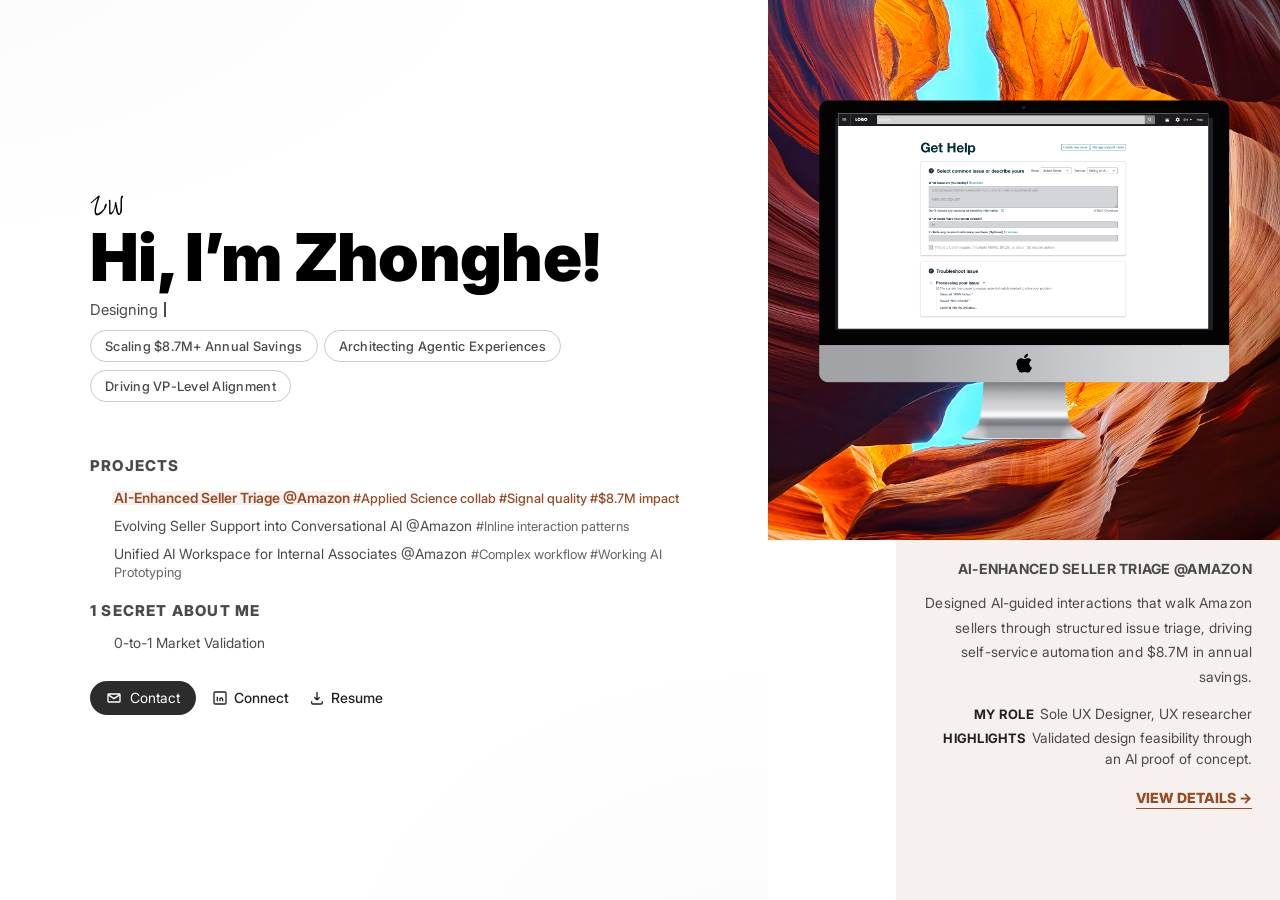
<file: index.html>
<!doctype html>
<html lang="en">
<head>
  <!-- Google tag (gtag.js) -->
  <script async src="https://www.googletagmanager.com/gtag/js?id=G-XJTXTC374V"></script>
  <script>
    window.dataLayer = window.dataLayer || [];
    function gtag(){dataLayer.push(arguments);}
    gtag('js', new Date());
    gtag('config', 'G-XJTXTC374V');
  </script>
  <meta charset="utf-8" />
  <title>Zhonghe — Portfolio</title>
  <meta name="viewport" content="width=1440" />
  <meta http-equiv="Cache-Control" content="no-cache, no-store, must-revalidate">
  <meta http-equiv="Pragma" content="no-cache">
  <meta http-equiv="Expires" content="0">

  <link rel="stylesheet" href="assets/css/fonts.css">
  <link rel="preconnect" href="https://fonts.googleapis.com">
  <link rel="preconnect" href="https://fonts.gstatic.com" crossorigin>
  <link href="https://fonts.googleapis.com/css2?family=Liu+Jian+Mao+Cao&display=swap" rel="stylesheet">
  <link rel="stylesheet" href="assets/css/styles.css?v=18">
</head>
<body>
  <div id="page-loader">
    <div class="loader-bar"></div>
    <svg class="loader-logo" viewBox="0 0 200 105" xmlns="http://www.w3.org/2000/svg" aria-hidden="true">
      <defs>
        <clipPath id="lp-reveal">
          <rect id="lp-rect" x="0" y="0" width="200" height="105"/>
        </clipPath>
      </defs>
      <!-- ghost outline: shows the full shape before ink arrives -->
      <text class="lp-ghost" x="100" y="88" text-anchor="middle">Zw</text>
      <!-- ink fill: revealed left-to-right -->
      <text class="lp-ink" x="100" y="88" text-anchor="middle" clip-path="url(#lp-reveal)">Zw</text>
    </svg>
  </div>

  <main class="frame" id="frame">

    <!-- LEFT COLUMN -->
    <section class="left" style="padding: 68.4px 50.8px 68.4px 90px">
      <header class="intro">
        <div class="hand">Zw</div>
        <h1 class="tagline">Hi, I’m Zhonghe!</h1>
        <p class="subtitle" id="subtitle"><span class="txt"></span><span class="caret"></span></p>

        <div class="tags">
          <div class="tag">Scaling $8.7M+ Annual Savings
            <div class="tip">Redesigned seller support triage flows — improving signal quality for AI models and unlocking $8.7M+ in annual savings.</div>
          </div>
          <div class="tag">Architecting Agentic Experiences
            <div class="tip">Designed the interaction patterns and system behaviors required for users to direct, supervise, and trust autonomous AI agents.</div>
          </div>
          <div class="tag">Driving VP-Level Alignment
            <div class="tip">Synthesizing complex proposals across product teams to secure leadership buy-in for multi-year self-service strategies and roadmaps.</div>
          </div>
        </div>
      </header>

      <div class="work">
        <div>
          <h3 class="section-h">Projects</h3>
          <div class="list" id="project-list"></div>
        </div>
        <div>
          <h3 class="section-h">1 secret about me</h3>
          <div class="list" id="secret-list"></div>
        </div>
        <div class="actions">
          <a class="btn btn-contact" href="mailto:irena.zhonghe.wen@gmail.com">
            <svg viewBox="0 0 24 24" stroke-width="2"><path d="M3 7l9 6 9-6M4 6h16a1 1 0 0 1 1 1v10a1 1 0 0 1-1 1H4a1 1 0 0 1-1-1V7a1 1 0 0 1 1-1z"/></svg>
            Contact
          </a>
          <a class="link link-connect" href="https://www.linkedin.com/in/zhonghewen/" target="_blank" rel="noopener noreferrer">
            <svg viewBox="0 0 24 24" stroke-width="2"><rect x="3" y="3" width="18" height="18" rx="2"/><path d="M8 10v7M8 7v.01M12 17v-5M16 17v-3a2 2 0 0 0-4 0"/></svg>
            Connect
          </a>
          <a class="link link-resume" href="assets/images/ZhongheWen_Resume_2026.pdf" download="ZhongheWen_Resume_2026.pdf">
            <svg viewBox="0 0 24 24" stroke-width="2"><path d="M12 3v12m0 0l-4-4m4 4l4-4M4 17v2a2 2 0 0 0 2 2h12a2 2 0 0 0 2-2v-2"/></svg>
            Resume
          </a>
        </div>
      </div>
    </section>

    <!-- RIGHT COLUMN -->
    <section class="right" id="right">
      <div class="bg-color" id="panel"></div>

      <div class="preview-wrap">
        <div class="bg-texture b1" id="texture"></div>

        <div class="imac" id="imac">
          <div class="screen">
            <div class="scroller" id="scroller">
              <img src="assets/images/screen-1.png" alt="Project preview" />
            </div>
          </div>
        </div>

        <div class="photo" aria-hidden="true"></div>

        <div class="thumbs">
          <div class="thumb"><img src="assets/images/ep01-kickoff.jpg" alt="" /></div>
          <div class="thumb"><img src="assets/images/ep02-first100.jpg" alt="" /></div>
          <div class="thumb"><img src="assets/images/ep03-pivot.jpg" alt="" /></div>
          <div class="thumb"><img src="assets/images/ep04-launch.jpg" alt="" /></div>
        </div>
      </div>

      <div class="details" id="details">
        <h3 id="d-title">AI-Assisted Support Funnels @Amazon</h3>
        <p class="desc" id="d-desc"></p>
        <div class="row"><b>My role</b><span id="d-role">Lead UX Designer</span></div>
        <div class="row"><b>Highlights</b><span id="d-high">#Complex workflow  #Building trust with AI  #Business Impact</span></div>
        <a href="#" class="view" id="d-link">View Details  →</a>
      </div>
    </section>

    <!-- Mobile: stacked project cards -->
    <section class="mobile-stack" id="mobile-stack" aria-hidden="true"></section>
  </main>

  <!-- Tweaks panel -->
  <aside class="tweaks" id="tweaks">
    <h4>Tweaks</h4>
    <label>Auto-cycle projects <input type="checkbox" id="tw-auto"></label>
    <label>Reveal tooltips <input type="checkbox" id="tw-tips"></label>
    <label>Accent tint
      <select id="tw-tint">
        <option value="default">Per-project</option>
        <option value="mono">Monochrome</option>
        <option value="warm">Warm</option>
      </select>
    </label>
  </aside>

  <script src="assets/js/portfolio.js"></script>
</body>
</html>
</file>
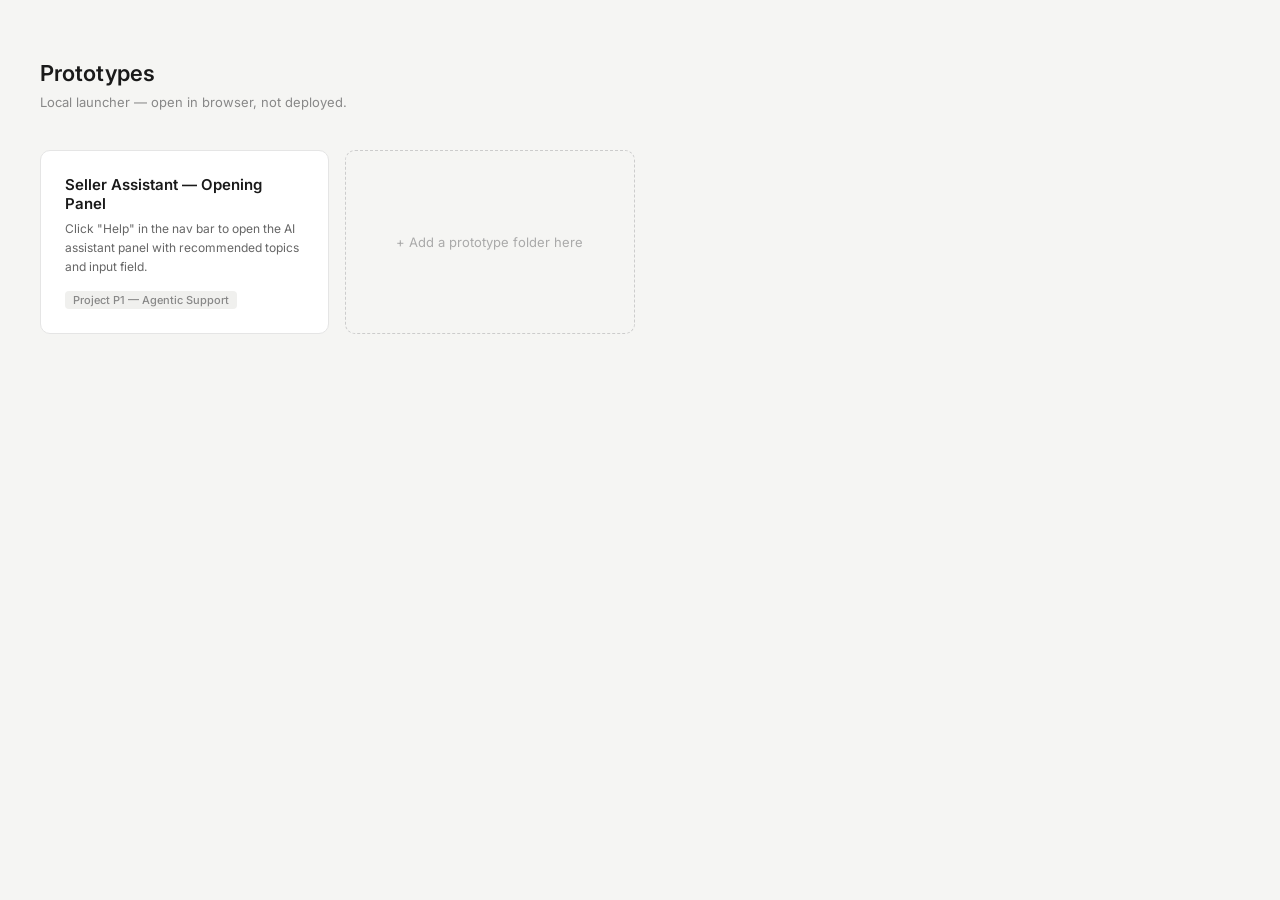
<file: prototypes/index.html>
<!doctype html>
<html lang="en">
<head>
  <meta charset="utf-8" />
  <title>Prototypes — Local Launcher</title>
  <meta name="viewport" content="width=device-width, initial-scale=1" />
  <link rel="preconnect" href="https://fonts.googleapis.com">
  <link href="https://fonts.googleapis.com/css2?family=Inter:wght@400;500;600&display=swap" rel="stylesheet">
  <style>
    *, *::before, *::after { box-sizing: border-box; margin: 0; padding: 0; }
    body {
      font-family: 'Inter', sans-serif;
      background: #f5f5f3;
      color: #1a1a1a;
      min-height: 100vh;
      padding: 60px 40px;
    }
    h1 { font-size: 22px; font-weight: 600; margin-bottom: 8px; }
    .sub { font-size: 13px; color: #888; margin-bottom: 40px; }
    .grid {
      display: grid;
      grid-template-columns: repeat(auto-fill, minmax(260px, 1fr));
      gap: 16px;
      max-width: 900px;
    }
    .card {
      background: #fff;
      border: 1px solid #e5e5e5;
      border-radius: 10px;
      padding: 24px;
      text-decoration: none;
      color: inherit;
      transition: box-shadow .15s, transform .15s;
    }
    .card:hover { box-shadow: 0 4px 20px rgba(0,0,0,.08); transform: translateY(-2px); }
    .card-title { font-size: 15px; font-weight: 600; margin-bottom: 6px; }
    .card-desc  { font-size: 12px; color: #666; line-height: 1.6; }
    .card-tag   { display: inline-block; margin-top: 14px; font-size: 11px; font-weight: 500; color: #888; background: #f0f0ee; border-radius: 4px; padding: 2px 8px; }
    .add-card {
      background: transparent;
      border: 1.5px dashed #ccc;
      border-radius: 10px;
      padding: 24px;
      display: flex;
      align-items: center;
      justify-content: center;
      font-size: 13px;
      color: #aaa;
      cursor: default;
    }
  </style>
</head>
<body>
  <h1>Prototypes</h1>
  <p class="sub">Local launcher — open in browser, not deployed.</p>

  <div class="grid">

    <!-- ── Add a card for each prototype below ── -->
    <!-- Copy the block below, update href / title / desc / tag -->

    <!--
    <a class="card" href="./_template/index.html">
      <div class="card-title">Prototype Name</div>
      <div class="card-desc">One-line description of what this prototype demonstrates.</div>
      <span class="card-tag">Project P0</span>
    </a>
    -->

    <a class="card" href="./p1-seller-assistant/index.html">
      <div class="card-title">Seller Assistant — Opening Panel</div>
      <div class="card-desc">Click "Help" in the nav bar to open the AI assistant panel with recommended topics and input field.</div>
      <span class="card-tag">Project P1 — Agentic Support</span>
    </a>

    <div class="add-card">+ Add a prototype folder here</div>
  </div>
</body>
</html>
</file>
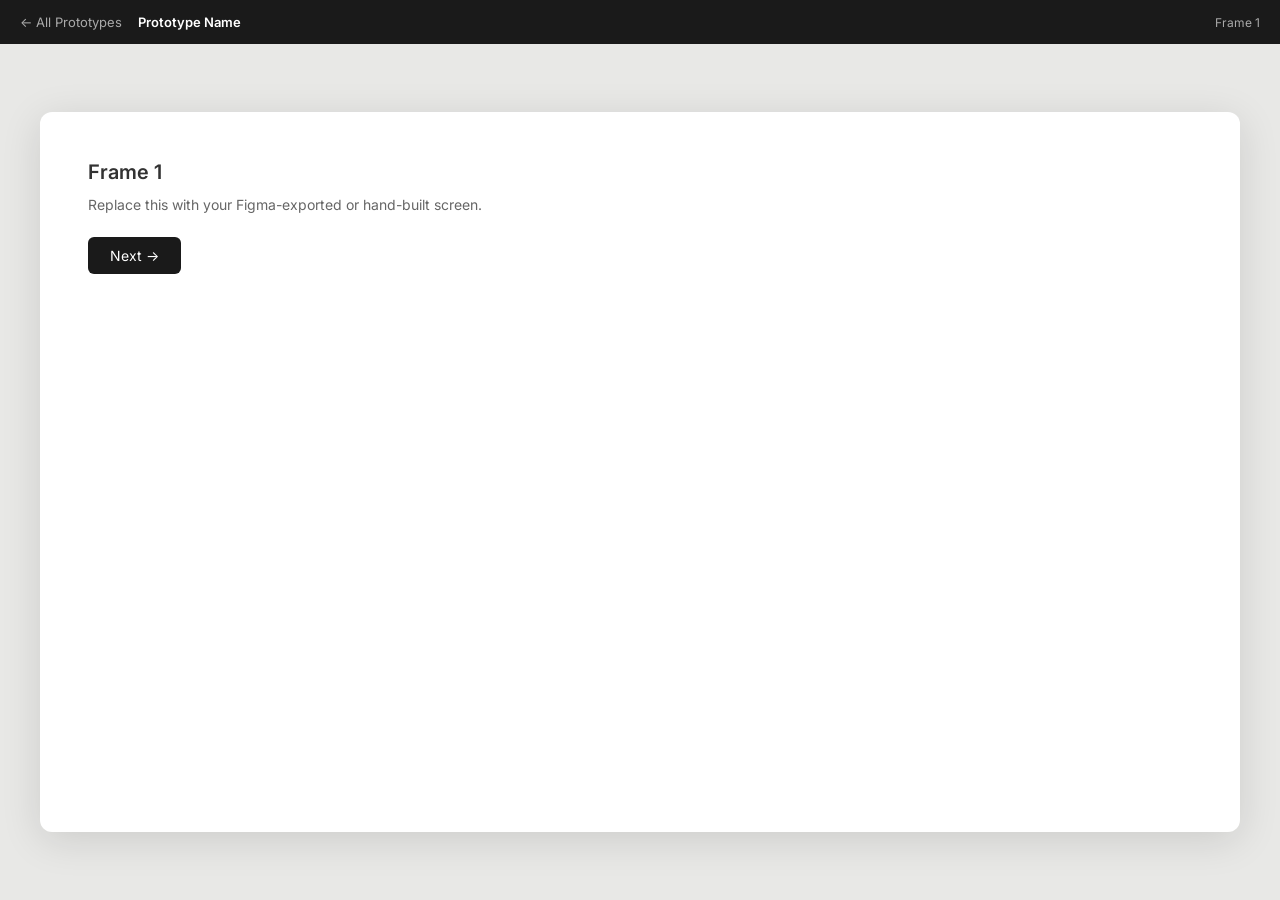
<file: prototypes/_template/index.html>
<!doctype html>
<html lang="en">
<head>
  <meta charset="utf-8" />
  <title>Prototype — Name</title>
  <meta name="viewport" content="width=1440" />
  <link rel="preconnect" href="https://fonts.googleapis.com">
  <link href="https://fonts.googleapis.com/css2?family=Inter:wght@400;500;600;700&display=swap" rel="stylesheet">
  <link rel="stylesheet" href="assets/css/style.css" />
</head>
<body>

  <!-- ── Prototype chrome (top bar) ── -->
  <div class="proto-bar">
    <a class="proto-back" href="../index.html">← All Prototypes</a>
    <span class="proto-title">Prototype Name</span>
    <span class="proto-state" id="state-label">Frame 1</span>
  </div>

  <!-- ── Prototype canvas ── -->
  <main class="canvas" id="canvas">

    <!-- FRAME 1 — replace content with your design -->
    <div class="frame active" id="f1">
      <h2>Frame 1</h2>
      <p>Replace this with your Figma-exported or hand-built screen.</p>
      <button class="btn" onclick="goto('f2')">Next →</button>
    </div>

    <!-- FRAME 2 -->
    <div class="frame" id="f2">
      <h2>Frame 2</h2>
      <p>Second screen / state.</p>
      <button class="btn" onclick="goto('f1')">← Back</button>
    </div>

    <!-- Add more frames as needed -->

  </main>

  <script src="assets/js/script.js"></script>
</body>
</html>
</file>
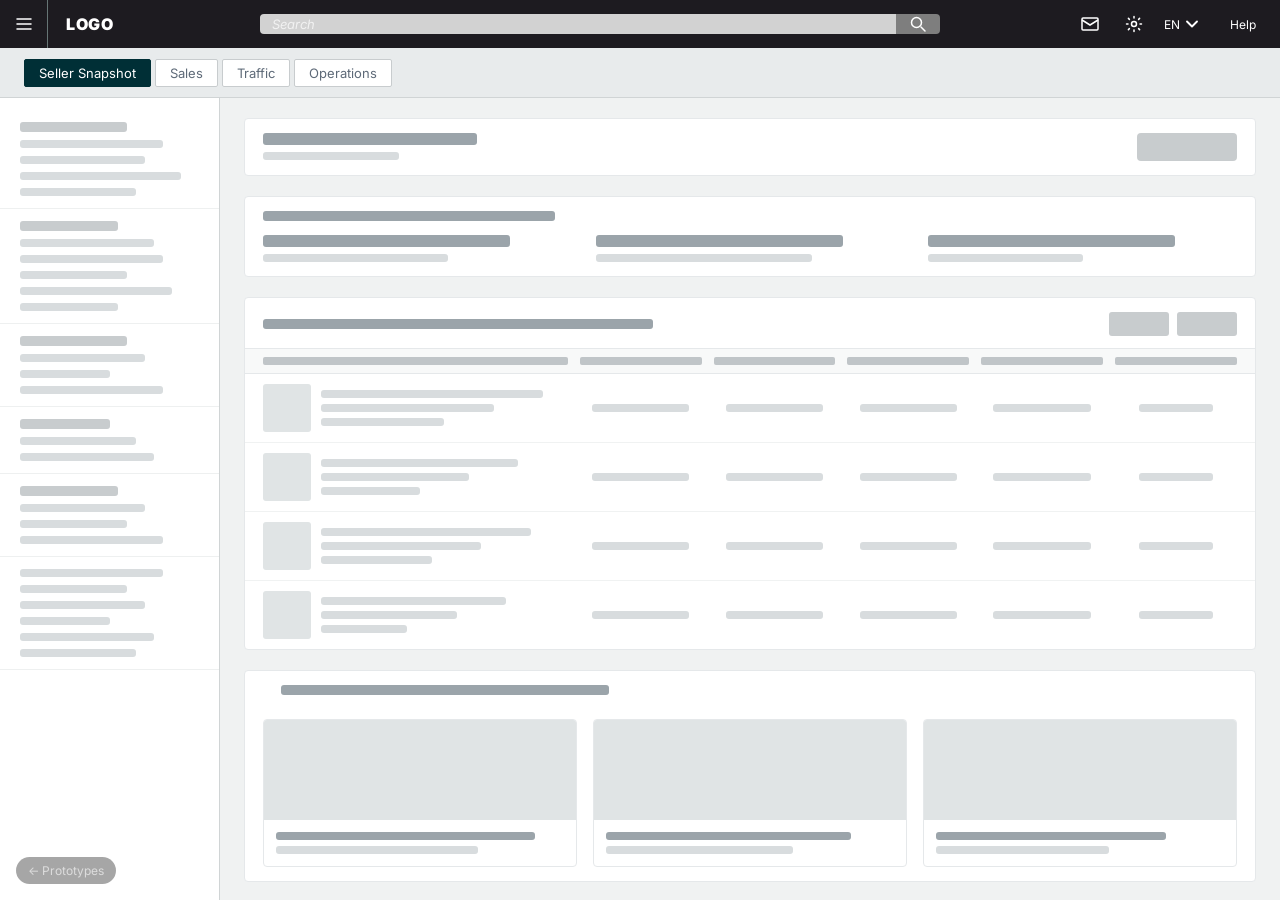
<file: prototypes/p1-seller-assistant/index.html>
<!doctype html>
<html lang="en">
<head>
  <meta charset="utf-8" />
  <title>Seller Assistant — Prototype</title>
  <meta name="viewport" content="width=device-width, initial-scale=1" />
  <link rel="preconnect" href="https://fonts.googleapis.com">
  <link href="https://fonts.googleapis.com/css2?family=Inter:wght@400;500;600&display=swap" rel="stylesheet">
  <link rel="stylesheet" href="assets/css/style.css" />
</head>
<body>

  <!-- ══════════════════════════════════
       WIREFRAME NAV BAR
  ══════════════════════════════════ -->
  <nav class="sc-nav">
    <div class="nav-left">
      <button class="nav-menu" aria-label="Menu">
        <svg viewBox="0 0 20 20" fill="none"><path d="M3 5h14M3 10h14M3 15h14" stroke="white" stroke-width="1.5" stroke-linecap="round"/></svg>
      </button>
      <span class="nav-logo-text">LOGO</span>
    </div>
    <div class="nav-search">
      <input class="nav-search-input" placeholder="Search" readonly />
      <button class="nav-search-btn" aria-label="Search">
        <svg viewBox="0 0 20 20" fill="none"><circle cx="8.5" cy="8.5" r="5" stroke="white" stroke-width="1.5"/><path d="M13 13L17 17" stroke="white" stroke-width="1.5" stroke-linecap="round"/></svg>
      </button>
    </div>
    <div class="nav-right">
      <button class="nav-icon-btn" aria-label="Messages">
        <svg viewBox="0 0 20 20" fill="none"><rect x="2" y="4" width="16" height="12" rx="1" stroke="white" stroke-width="1.5"/><path d="M2 6l8 5 8-5" stroke="white" stroke-width="1.5"/></svg>
      </button>
      <button class="nav-icon-btn" aria-label="Settings">
        <svg viewBox="0 0 20 20" fill="none"><circle cx="10" cy="10" r="2.5" stroke="white" stroke-width="1.5"/><path d="M10 2.5v1.5M10 16v1.5M2.5 10H4M16 10h1.5M4.4 4.4l1 1M14.6 14.6l1 1M4.4 15.6l1-1M14.6 5.4l1-1" stroke="white" stroke-width="1.5" stroke-linecap="round"/></svg>
      </button>
      <div class="nav-lang">EN
        <svg viewBox="0 0 16 16" fill="none"><path d="M4 6l4 4 4-4" stroke="white" stroke-width="1.5" stroke-linecap="round" stroke-linejoin="round"/></svg>
      </div>
      <button class="nav-help" id="help-btn">Help</button>
    </div>
  </nav>

  <!-- ══════════════════════════════════
       BLURRED SELLER CENTRAL BACKGROUND
  ══════════════════════════════════ -->
  <div class="sc-bg" aria-hidden="true">
    <div class="bg-subnav">
      <div class="bg-subnav-inner">
        <div class="bg-pill">Seller Snapshot</div>
        <div class="bg-pill">Sales</div>
        <div class="bg-pill">Traffic</div>
        <div class="bg-pill">Operations</div>
      </div>
    </div>
    <div class="bg-body">
      <aside class="bg-sidebar">
        <div class="bg-sidebar-section">
          <div class="bg-line w60"></div>
          <div class="bg-line w80 slim"></div><div class="bg-line w70 slim"></div><div class="bg-line w90 slim"></div><div class="bg-line w65 slim"></div>
        </div>
        <div class="bg-sidebar-section">
          <div class="bg-line w55"></div>
          <div class="bg-line w75 slim"></div><div class="bg-line w80 slim"></div><div class="bg-line w60 slim"></div><div class="bg-line w85 slim"></div><div class="bg-line w55 slim"></div>
        </div>
        <div class="bg-sidebar-section">
          <div class="bg-line w60"></div>
          <div class="bg-line w70 slim"></div><div class="bg-line w50 slim"></div><div class="bg-line w80 slim"></div>
        </div>
        <div class="bg-sidebar-section">
          <div class="bg-line w50"></div>
          <div class="bg-line w65 slim"></div><div class="bg-line w75 slim"></div>
        </div>
        <div class="bg-sidebar-section">
          <div class="bg-line w55"></div>
          <div class="bg-line w70 slim"></div><div class="bg-line w60 slim"></div><div class="bg-line w80 slim"></div>
        </div>
        <div class="bg-sidebar-section">
          <div class="bg-line w80 slim"></div><div class="bg-line w60 slim"></div><div class="bg-line w70 slim"></div><div class="bg-line w50 slim"></div><div class="bg-line w75 slim"></div><div class="bg-line w65 slim"></div>
        </div>
      </aside>
      <main class="bg-main">
        <div class="bg-greeting">
          <div class="bg-greeting-text"><div class="bg-line w55 dark thick"></div><div class="bg-line w35 slim"></div></div>
          <div class="bg-badge"></div>
        </div>
        <div class="bg-widget">
          <div class="bg-widget-title"><div class="bg-line w30 dark"></div></div>
          <div class="bg-snapshot-row">
            <div class="bg-snapshot-cell"><div class="bg-line w80 dark thick"></div><div class="bg-line w60 slim"></div></div>
            <div class="bg-snapshot-cell"><div class="bg-line w80 dark thick"></div><div class="bg-line w70 slim"></div></div>
            <div class="bg-snapshot-cell"><div class="bg-line w80 dark thick"></div><div class="bg-line w50 slim"></div></div>
          </div>
        </div>
        <div class="bg-table-section">
          <div class="bg-section-header">
            <div class="bg-line w40 dark"></div>
            <div class="bg-section-badges"><div class="bg-badge-sm"></div><div class="bg-badge-sm"></div></div>
          </div>
          <div class="bg-table">
            <div class="bg-table-head"><div class="bg-th w-prod"></div><div class="bg-th w-col"></div><div class="bg-th w-col"></div><div class="bg-th w-col"></div><div class="bg-th w-col"></div><div class="bg-th w-col"></div></div>
            <div class="bg-table-row"><div class="bg-td-product"><div class="bg-product-img"></div><div class="bg-product-lines"><div class="bg-line w90 slim"></div><div class="bg-line w70 slim"></div><div class="bg-line w50 slim"></div></div></div><div class="bg-td-num"><div class="bg-line w80 slim center"></div></div><div class="bg-td-num"><div class="bg-line w80 slim center"></div></div><div class="bg-td-num"><div class="bg-line w80 slim center"></div></div><div class="bg-td-num"><div class="bg-line w80 slim center"></div></div><div class="bg-td-num"><div class="bg-line w60 slim center"></div></div></div>
            <div class="bg-table-row"><div class="bg-td-product"><div class="bg-product-img"></div><div class="bg-product-lines"><div class="bg-line w80 slim"></div><div class="bg-line w60 slim"></div><div class="bg-line w40 slim"></div></div></div><div class="bg-td-num"><div class="bg-line w80 slim center"></div></div><div class="bg-td-num"><div class="bg-line w80 slim center"></div></div><div class="bg-td-num"><div class="bg-line w80 slim center"></div></div><div class="bg-td-num"><div class="bg-line w80 slim center"></div></div><div class="bg-td-num"><div class="bg-line w60 slim center"></div></div></div>
            <div class="bg-table-row"><div class="bg-td-product"><div class="bg-product-img"></div><div class="bg-product-lines"><div class="bg-line w85 slim"></div><div class="bg-line w65 slim"></div><div class="bg-line w45 slim"></div></div></div><div class="bg-td-num"><div class="bg-line w80 slim center"></div></div><div class="bg-td-num"><div class="bg-line w80 slim center"></div></div><div class="bg-td-num"><div class="bg-line w80 slim center"></div></div><div class="bg-td-num"><div class="bg-line w80 slim center"></div></div><div class="bg-td-num"><div class="bg-line w60 slim center"></div></div></div>
            <div class="bg-table-row"><div class="bg-td-product"><div class="bg-product-img"></div><div class="bg-product-lines"><div class="bg-line w75 slim"></div><div class="bg-line w55 slim"></div><div class="bg-line w35 slim"></div></div></div><div class="bg-td-num"><div class="bg-line w80 slim center"></div></div><div class="bg-td-num"><div class="bg-line w80 slim center"></div></div><div class="bg-td-num"><div class="bg-line w80 slim center"></div></div><div class="bg-td-num"><div class="bg-line w80 slim center"></div></div><div class="bg-td-num"><div class="bg-line w60 slim center"></div></div></div>
          </div>
        </div>
        <div class="bg-recs">
          <div class="bg-section-header"><div class="bg-line w35 dark"></div></div>
          <div class="bg-rec-cards">
            <div class="bg-rec-card"><div class="bg-rec-img"></div><div class="bg-rec-lines"><div class="bg-line w90 dark slim"></div><div class="bg-line w70 slim"></div></div></div>
            <div class="bg-rec-card"><div class="bg-rec-img"></div><div class="bg-rec-lines"><div class="bg-line w85 dark slim"></div><div class="bg-line w65 slim"></div></div></div>
            <div class="bg-rec-card"><div class="bg-rec-img"></div><div class="bg-rec-lines"><div class="bg-line w80 dark slim"></div><div class="bg-line w60 slim"></div></div></div>
          </div>
        </div>
      </main>
    </div>
  </div>

  <!-- ══════════════════════════════════
       SELLER ASSISTANT PANEL
  ══════════════════════════════════ -->
  <aside class="sa-panel" id="sa-panel" aria-hidden="true">

    <!-- Header -->
    <div class="sa-header">
      <div class="sa-title-block">
        <span class="sa-title">Seller Assistant</span>
        <span class="sa-subtitle" id="sa-subtitle">Powered by Amazon</span>
      </div>
      <div class="sa-header-actions">
        <button class="sa-icon-btn" aria-label="New conversation">
          <svg viewBox="0 0 20 20" fill="none"><path d="M4 3h12a1 1 0 0 1 1 1v9a1 1 0 0 1-1 1H7l-4 3V4a1 1 0 0 1 1-1z" stroke="#5e6a78" stroke-width="1.5" stroke-linejoin="round"/></svg>
        </button>
        <button class="sa-icon-btn" aria-label="History">
          <svg viewBox="0 0 20 20" fill="none"><path d="M10 4.5C7 4.5 4.5 7 4.5 10S7 15.5 10 15.5 15.5 13 15.5 10" stroke="#5e6a78" stroke-width="1.5" stroke-linecap="round"/><path d="M10 7v3.5l2 1.5" stroke="#5e6a78" stroke-width="1.5" stroke-linecap="round"/></svg>
        </button>
        <button class="sa-icon-btn" aria-label="More">
          <svg viewBox="0 0 20 20"><circle cx="10" cy="5" r="1.3" fill="#5e6a78"/><circle cx="10" cy="10" r="1.3" fill="#5e6a78"/><circle cx="10" cy="15" r="1.3" fill="#5e6a78"/></svg>
        </button>
        <button class="sa-icon-btn sa-close-btn" id="sa-close" aria-label="Close">
          <svg viewBox="0 0 20 20" fill="none"><path d="M5 5l10 10M15 5L5 15" stroke="#5e6a78" stroke-width="1.5" stroke-linecap="round"/></svg>
        </button>
      </div>
    </div>

    <!-- Loading state -->
    <div class="sa-loading-body" id="sa-loading">
      <div class="sa-msg-row">
        <div class="sa-avatar">
          <img src="assets/images/sparkle.svg" class="sa-sparkle" alt="" />
        </div>
        <div class="loading-dots">
          <span class="dot"></span><span class="dot"></span><span class="dot"></span>
        </div>
      </div>
    </div>

    <!-- Conversation body -->
    <div class="sa-body" id="sa-body">

      <!-- Welcome message (static, stays at top) -->
      <div class="sa-msg-row" id="sa-welcome">
        <div class="sa-avatar">
          <img src="assets/images/sparkle.svg" class="sa-sparkle" alt="" />
        </div>
        <div class="sa-content">
          <div class="sa-sender-name">Seller Assistant</div>
          <div class="sa-text">
            <p>Hi, I'm your Amazon Seller Assistant. I can help you troubleshoot issues, find answers about selling on Amazon, and connect you with support if needed.&nbsp;</p>
            <p><strong>Ask me anything</strong>, or select a topic to get started.</p>
          </div>
          <div class="sa-options" id="sa-options">
            <button class="sa-option">Listing not buyable</button>
            <button class="sa-option">Brand - update</button>
            <button class="sa-option">Title, description, bullets update</button>
            <button class="sa-option">Inventory lost in FBA warehouse</button>
            <button class="sa-option">Dangerous good issue</button>
            <button class="sa-option sa-show-more">
              Show more
              <img src="assets/images/chevron-down.svg" class="sa-chevron" alt="" />
            </button>
          </div>
          <div class="sa-feedback">
            <div class="sa-thumbs">
              <button class="sa-thumb-btn"><img src="assets/images/thumb-up.svg" alt="Helpful" /></button>
              <button class="sa-thumb-btn"><img src="assets/images/thumb-down.svg" alt="Not helpful" /></button>
            </div>
            <span class="sa-feedback-label">Help improve this experience</span>
          </div>
        </div>
      </div>

      <!-- Dynamic messages injected here by JS -->

    </div>

    <!-- NQS: contact chip row, shown after final result -->
    <div class="sa-nqs" id="sa-nqs"></div>

    <!-- Input area -->
    <input type="file" id="sa-file-input" style="display:none" />

    <div class="sa-input-area" id="sa-input-area">
      <div class="sa-input-pill-wrap">

        <div class="sa-input-pill" id="sa-input-pill">
          <div class="sa-file-slot" id="sa-file-slot"></div>
          <div class="sa-input-row">
            <button class="sa-attach-btn" id="sa-attach-btn" aria-label="Attach file">
              <svg viewBox="0 0 20 20" fill="none"><path d="M10 4v12M4 10h12" stroke="#667575" stroke-width="1.5" stroke-linecap="round"/></svg>
            </button>
            <input class="sa-input" id="sa-input" placeholder="Message Seller Assistant..." />
            <button class="sa-send-btn" id="sa-send" disabled aria-label="Send">
              <img src="assets/images/send.svg" alt="" />
            </button>
          </div>
        </div>

        <!-- Stop button — shown while generating -->
        <button class="sa-stop-btn" id="sa-stop" aria-label="Stop generating">
          <img src="assets/images/stop.svg" alt="Stop" />
        </button>

      </div>
      <p class="sa-disclaimer">Seller Assistant is still learning, double-check for mistakes.</p>
    </div>

  </aside>

  <a class="proto-back-link" href="../index.html">← Prototypes</a>

  <script src="assets/js/script.js"></script>
</body>
</html>
</file>
<file: assets/css/fonts.css>
@font-face { font-family:'Inter'; font-style:normal; font-weight:400; font-display:swap; src:url('../Inter/static/Inter_24pt-Regular.ttf') format('truetype'); }
@font-face { font-family:'Inter'; font-style:normal; font-weight:500; font-display:swap; src:url('../Inter/static/Inter_24pt-Medium.ttf') format('truetype'); }
@font-face { font-family:'Inter'; font-style:normal; font-weight:600; font-display:swap; src:url('../Inter/static/Inter_24pt-SemiBold.ttf') format('truetype'); }
@font-face { font-family:'Inter'; font-style:normal; font-weight:700; font-display:swap; src:url('../Inter/static/Inter_24pt-Bold.ttf') format('truetype'); }
@font-face { font-family:'Inter'; font-style:normal; font-weight:800; font-display:swap; src:url('../Inter/static/Inter_24pt-ExtraBold.ttf') format('truetype'); }
@font-face { font-family:'Inter'; font-style:normal; font-weight:900; font-display:swap; src:url('../Inter/static/Inter_24pt-Black.ttf') format('truetype'); }
</file>
<file: assets/css/styles.css>
/* ——— page loader ——— */
#page-loader{
  position:fixed; inset:0; z-index:1000;
  background:#000;
  display:flex; align-items:center; justify-content:center;
  /* CSS fallback: always dismiss at 5s even if JS never runs */
  animation:loaderFadeOut .5s ease 5s forwards;
  transition:opacity .5s ease .1s, visibility .5s ease .1s;
}
#page-loader.done{
  /* JS fast path: dismiss immediately when JS adds .done */
  opacity:0; visibility:hidden; pointer-events:none;
  animation:none;
}
.loader-bar{
  position:absolute; bottom:0; left:0;
  width:0; height:4px;
  background:#EBCFB2;
  animation:loaderBarGrow 4.2s ease forwards;
}
.loader-logo{
  display:block; width:400px; height:auto; overflow:visible;
}
.lp-ghost, .lp-ink{
  font-family: var(--brand);
  font-size:90px;
}
.lp-ghost{
  fill:none; stroke:#EBCFB2; stroke-width:0.7px; stroke-opacity:0.22;
}
.lp-ink{
  fill:#EBCFB2;
}
#lp-rect{
  transform-origin:0 0;
  /* CSS fallback: ink reveal always plays even if JS never runs */
  animation:inkReveal 2.78s cubic-bezier(.25,0,.08,1) .4s both;
}
@keyframes loaderBarGrow{ to{ width:100%; } }
@keyframes inkReveal{ from{ transform:scaleX(0); } to{ transform:scaleX(1); } }
@keyframes loaderFadeOut{ to{ opacity:0; visibility:hidden; pointer-events:none; } }

:root{
  --ink: rgb(74,74,74);
  --ink-strong: rgb(0,0,0);
  --ink-soft: rgb(151,151,151);
  --paper: #fff;
  --btn: rgb(44,44,44);
  --border: rgb(202,202,202);

  --sans: "Inter", -apple-system, BlinkMacSystemFont, "Helvetica Neue", Arial, sans-serif;
  --brand: "Liu Jian Mao Cao", "Caveat", "Segoe Script", cursive;
}
*{box-sizing:border-box}
html,body{
  margin:0; padding:0; background:#fff; color:var(--ink);
  font-family: var(--sans);
  -webkit-font-smoothing:antialiased; text-rendering:optimizeLegibility;
  min-height:100vh;
}
body{ display:flex; justify-content:center; }

.frame{
  width:100%; max-width:1680px;
  min-height:100vh; height:100vh; position:relative; background:#fff;
  margin:0 auto; overflow:hidden;
  display:flex;
}

/* ——— left column ——— */
.left{
  position:relative; width:60%; height:100%;
  padding:clamp(48px, 8vh, 90px) clamp(32px, 4vw, 80px);
  display:flex; flex-direction:column; justify-content:center; gap:clamp(40px, 6vh, 82px);
  z-index:2;
}
.left::after{
  content:""; position:absolute; inset:0; pointer-events:none;
  background:
    radial-gradient(1200px 600px at -20% -10%, rgba(0,0,0,.02), transparent 60%),
    radial-gradient(800px 600px at 100% 110%, rgba(0,0,0,.015), transparent 60%);
}

.intro{ display:flex; flex-direction:column; gap:2px; width:100%; max-width:672px; }
.intro > *{ margin:0; }
.intro .hand{
  font-family: var(--brand);
  font-size:32px; line-height:1; color:#000; letter-spacing:.5px;
  min-height:36px;
}
.intro .tagline{
  font-weight:900; font-size:66px; line-height:1.05; color:#000;
  letter-spacing:-.01em; max-width:640px;
}
.intro .subtitle{
  font-size:15px; line-height:1.4; color:var(--ink);
  min-height:1.4em; max-width:640px;
  margin-top:4px;
}
.intro .subtitle .caret{
  display:inline-block; width:2px; height:1em; background:var(--ink);
  vertical-align:-2px; margin-left:2px;
  animation: blink 1s steps(1) infinite;
}
.intro .subtitle.done .caret{ display:none; }
@keyframes blink{ 50%{ opacity:0; } }

.tags{ display:flex; flex-wrap:wrap; gap:8px 6px; position:relative; margin-top:8px; }
.tag{
  display:inline-flex; align-items:center; gap:6px;
  height:32px; padding:0 14px; border-radius:100px;
  border:1px solid var(--border);
  background:#fff; color:var(--ink);
  font-weight:500; font-size:13px;
  letter-spacing:.02em; cursor:default;
  transition:background .15s ease, color .15s ease, border-color .15s ease;
  position:relative;
}
.tag:hover{ background:rgb(44,44,44); color:#fff; border-color:rgb(44,44,44); }
.tag .dot{
  width:6px; height:6px; border-radius:50%;
  background:currentColor; opacity:.55;
}
.tip{
  position:absolute; bottom:calc(100% + 10px); left:50%;
  width:220px; padding:10px 12px; border-radius:6px;
  background:rgb(50,47,53); color:#f5eff7;
  font-size:12px; line-height:1.4;
  letter-spacing:.02em;
  opacity:0; pointer-events:none;
  transform:translate(-50%, 4px);
  transition:opacity .18s ease, transform .18s ease;
  box-shadow:0 8px 24px rgba(0,0,0,.14);
  z-index:5;
}
.tip::after{
  content:""; position:absolute; top:100%; left:50%; transform:translateX(-50%);
  border:5px solid transparent; border-top-color:rgb(50,47,53);
}
.tag:hover .tip{ opacity:1; transform:translate(-50%, 0); }
.no-tips .tip{ display:none !important; }

/* ——— work section ——— */
.work{ position:relative; display:flex; flex-direction:column; gap:20px; width:100%; max-width:672px; }
.section-h{
  font-weight:800;
  font-size:15px; letter-spacing:.08em; text-transform:uppercase;
  color:var(--ink); margin:0 0 14px;
}
.list{ display:flex; flex-direction:column; gap:10px; padding-left:16px; }
.item{
  font-size:14px; line-height:1.3;
  color:var(--ink);
  position:relative; display:inline-block; width:fit-content;
  padding:0 8px; cursor:pointer;
  transition:color .2s ease;
}
.item .head{ position:relative; display:inline-block; }
.item.active .head::before{
  content:""; position:absolute; left:-2px; right:-2px;
  top:50%; transform:translateY(-50%) scaleX(1);
  transform-origin:left center;
  height:14px; background:var(--hl, rgba(226,242,245,1));
  z-index:-1; border-radius:2px;
  animation: hl-in .4s cubic-bezier(.2,.7,.2,1);
}
@keyframes hl-in{
  from{ transform:translateY(-50%) scaleX(0); }
  to  { transform:translateY(-50%) scaleX(1); }
}
.item.active{ color:var(--hl-ink, rgb(71,121,157)); font-weight:600; font-size:14px; }
.item .hash{ font-size:13px; opacity:.85; }
.item.active .hash{ font-size:13px; font-weight:500; opacity:1; }
.item:hover{ color:var(--hl-ink, rgb(71,121,157)); }

.actions{ display:flex; gap:12px; margin-top:8px; }
.btn{
  display:inline-flex; align-items:center; gap:8px;
  height:34px; padding:0 16px; border-radius:17px;
  background:var(--btn); color:#fff; border:none;
  font-size:14px;
  cursor:pointer; text-decoration:none;
  transition:transform .15s ease, background .2s ease;
}
.btn:hover{ background:#000; transform:translateY(-1px); }
.btn svg{ width:16px; height:16px; stroke:#fff; fill:none; }
.btn-contact:hover{ background:#1a1a2e; }

.link{
  display:inline-flex; align-items:center; gap:6px;
  height:34px; padding:0 4px;
  color:#222; text-decoration:none;
  font-size:14px; font-weight:500;
  transition:color .15s ease;
}
.link svg{ width:16px; height:16px; stroke:#222; fill:none; transition:stroke .15s ease; }
.link-connect:hover{ color:#0a66c2; }
.link-connect:hover svg{ stroke:#0a66c2; }
.link-resume:hover{ color:#47799d; }
.link-resume:hover svg{ stroke:#47799d; }

/* ——— right column (project detail) ——— */
.right{
  position:relative; width:40%; height:100%;
  overflow:hidden; flex-shrink:0;
  display:flex; flex-direction:column;
}
.bg-color{
  position:absolute; right:0; top:0; width:75%; height:100%;
  background:var(--panel, rgb(242,247,248));
  transition:background .5s ease;
}
.preview-wrap{
  position:relative; width:100%;
  height:60vh; flex:0 0 60vh;
  overflow:hidden;
}
.bg-texture{
  position:absolute; inset:0;
  background-size:cover; background-position:center;
  transition:opacity .5s ease;
}
.bg-texture.b1{ background-image:url(../images/bg-1.jpg); }
.bg-texture.b2{ background-image:url(../images/bg-2.jpg); }
.bg-texture.b3{ background-image:url(../images/bg-3.png); }
.bg-texture.b4{ background-image:url(../images/bg-4.jpg); }
.bg-texture.bs{ background-image:url(../images/bg-secret.jpg); }

.imac{
  position:absolute;
  left:50%; top:50%;
  width:min(520px, 80%); aspect-ratio: 520 / 438;
  transform:translate(-50%, -50%);
  background:url(../images/imac.png) center/contain no-repeat;
  transition:opacity .35s ease;
}
.imac .screen{
  position:absolute;
  left:4.6%; top:4.6%; width:90.4%; height:62.3%;
  overflow:hidden; background:rgb(216,216,216);
}
.imac .screen img{ width:100%; display:block; }
.imac .screen .scroller{
  position:absolute; inset:0;
  transition:transform .7s cubic-bezier(.2,.7,.2,1);
}

.photo{
  position:absolute; right:10%; top:6%; width:55%; aspect-ratio: 326 / 512;
  background:url(../images/zhonghe.png) center/cover no-repeat;
  border-radius:2px;
  opacity:0; transform:translateY(8px);
  transition:opacity .45s ease, transform .5s ease;
}
.thumbs{
  position:absolute; left:6%; bottom:8%; width:40%;
  display:grid; grid-template-columns:repeat(2, 1fr); gap:8px;
  opacity:0; transform:translateY(8px);
  transition:opacity .45s .08s ease, transform .5s .08s ease;
}
.thumb{
  aspect-ratio:4/3; border-radius:2px; overflow:hidden;
  background:#eee7d6; background-size:cover; background-position:center;
  box-shadow:0 4px 14px rgba(0,0,0,.08);
  position:relative;
}
.thumb img{
  position:absolute; inset:0; width:100%; height:100%;
  object-fit:cover; pointer-events:none;
}
.thumb .lbl{
  position:absolute; left:8px; bottom:6px;
font-size:10px; color:#3a2f12;
  letter-spacing:.02em;
  background:rgba(246,245,238,.88); padding:2px 6px; border-radius:2px;
}

.is-secret .imac{ opacity:0; pointer-events:none; transform:translateY(6px); }
.is-secret .photo,
.is-secret .thumbs{ opacity:1; transform:translateY(0); }

/* content footer of right col */
.details{
  position:relative; z-index:1;
  width:75%; align-self:flex-end;
  padding:20px 28px clamp(24px, 5vh, 46px);
  text-align:right; color:var(--ink);
  flex-shrink:0;
}
.details h3{
  font-weight:700; font-size:14px;
  margin:0 0 14px; letter-spacing:.02em; text-transform:uppercase;
}
.details .desc{
  font-size:14px;
  line-height:1.75; color:var(--ink);
  margin:0 0 14px; letter-spacing:.01em;
}
.details .row{
  font-size:14px; line-height:1.5;
  color:var(--ink); margin-bottom:2px;
}
.details .row b{
  font-weight:700; color:#222; letter-spacing:.02em;
  font-size:13px; text-transform:uppercase; margin-right:6px;
}
.details a.view{
  display:inline-block; margin-top:18px;
  font-size:14px; font-weight:800; text-transform:uppercase;
  color:var(--hl-ink, rgb(71,121,157)); text-decoration:none;
  border-bottom:1px solid currentColor; padding-bottom:2px;
  transition:opacity .2s ease, transform .2s ease;
}
.details a.view:hover{ transform:translateX(-3px); }

/* ——— tweaks panel ——— */
.tweaks{
  position:fixed; right:18px; bottom:18px; width:260px; z-index:50;
  background:#111; color:#eee; border-radius:12px; padding:14px 14px 12px;
  font-size:12px;
  box-shadow:0 20px 50px rgba(0,0,0,.35);
  display:none;
}
.tweaks.on{ display:block; }
.tweaks h4{
  margin:0 0 10px; font-size:12px; letter-spacing:.12em;
  text-transform:uppercase; opacity:.7;
}
.tweaks label{
  display:flex; align-items:center; justify-content:space-between;
  gap:8px; margin:6px 0;
}
.tweaks input[type="checkbox"]{ accent-color:#fff; }
.tweaks select,
.tweaks input[type="text"]{
  background:#222; color:#eee; border:1px solid #333;
  border-radius:6px; padding:4px 6px; font-size:12px;
}

.mobile-stack{ display:none; }

/* ——— mobile (≤ 768px) ——— */
@media (max-width: 768px){
  body{ overflow-y:auto; }
  .frame{
    flex-direction:column;
    height:auto; min-height:100vh; overflow:visible;
  }
  .left{
    width:100% !important; height:auto; min-height:auto;
    padding:48px 28px 28px !important;
    justify-content:flex-start;
    gap:40px;
  }
  .intro .tagline{
    font-size:clamp(40px, 11vw, 56px); line-height:1.05;
  }
  .intro .subtitle{ font-size:14px; }
  .work{ max-width:100%; }
  .list{ padding-left:4px; }
  .item{ white-space:normal; line-height:1.45; }
  .item .head{ display:inline; }

  /* Hide desktop right column on mobile */
  .right{ display:none; }

  /* Stacked project cards */
  .mobile-stack{
    display:flex; flex-direction:column;
    width:100%;
    gap:0;
  }
  .m-card{
    position:relative;
    background:var(--panel, rgb(242,247,248));
    padding:0 0 40px;
    display:flex; flex-direction:column;
  }
  .m-preview{
    position:relative; width:100%; height:60vh;
    background-size:cover; background-position:center;
    overflow:hidden;
    margin-bottom:28px;
  }
  .m-preview.b1{ background-image:url(../images/bg-1.jpg); }
  .m-preview.b2{ background-image:url(../images/bg-2.jpg); }
  .m-preview.b3{ background-image:url(../images/bg-3.png); }
  .m-preview.b4{ background-image:url(../images/bg-4.jpg); }
  .m-preview.bs{ background-image:url(../images/bg-secret.jpg); }

  .m-imac{
    position:absolute; left:50%; top:50%;
    width:80%; aspect-ratio: 520 / 438;
    transform:translate(-50%, -50%);
    background:url(../images/imac.png) center/contain no-repeat;
  }
  .m-imac .m-screen{
    position:absolute; left:4.6%; top:4.6%;
    width:90.4%; height:62.3%;
    overflow:hidden; background:rgb(216,216,216);
  }
  .m-imac .m-screen img{ width:100%; display:block; }

  .m-photo{
    position:absolute; left:50%; top:50%;
    transform:translate(-50%, -50%);
    width:60%; aspect-ratio: 326 / 512;
    background:url(../images/zhonghe.png) center/cover no-repeat;
    box-shadow:0 16px 40px rgba(0,0,0,.18);
  }

  .m-body{
    padding:0 28px;
  }
  .m-card h3{
    margin:0 0 14px;
    font-weight:700;
    font-size:13px; letter-spacing:.04em; text-transform:uppercase;
    color:#222;
  }
  .m-desc{
    margin:0 0 18px;
    font-size:13px; line-height:1.7; color:var(--ink);
  }
  .m-row{
    font-size:13px; line-height:1.5;
    color:var(--ink); margin-bottom:2px;
  }
  .m-row b{
    font-weight:700; color:#222; letter-spacing:.02em;
    font-size:12px; text-transform:uppercase; margin-right:6px;
  }
  .m-view{
    display:inline-block; margin-top:18px;
    font-size:15px;
    color:var(--ink); text-decoration:none;
    border-bottom:1px solid currentColor; padding-bottom:2px;
  }

  .tweaks{ left:12px; right:12px; width:auto; bottom:12px; }
}
</file>
<file: prototypes/_template/assets/css/style.css>
/* ── reset ── */
*, *::before, *::after { box-sizing: border-box; margin: 0; padding: 0; }

body {
  font-family: 'Inter', sans-serif;
  background: #e8e8e6;
  min-height: 100vh;
  display: flex;
  flex-direction: column;
}

/* ── top chrome bar ── */
.proto-bar {
  position: fixed;
  top: 0; left: 0; right: 0;
  height: 44px;
  background: #1a1a1a;
  color: #fff;
  display: flex;
  align-items: center;
  padding: 0 20px;
  gap: 16px;
  z-index: 999;
  font-size: 13px;
}
.proto-back {
  color: #aaa;
  text-decoration: none;
  white-space: nowrap;
}
.proto-back:hover { color: #fff; }
.proto-title {
  font-weight: 600;
  flex: 1;
}
.proto-state {
  color: #aaa;
  font-size: 12px;
}

/* ── canvas ── */
.canvas {
  margin-top: 44px;
  flex: 1;
  display: flex;
  align-items: center;
  justify-content: center;
  padding: 40px;
}

/* ── frames ── */
.frame {
  display: none;
  background: #fff;
  border-radius: 12px;
  padding: 48px;
  width: 1280px;
  max-width: 100%;
  min-height: 720px;
  box-shadow: 0 8px 40px rgba(0,0,0,.12);
}
.frame.active { display: block; }

/* ── placeholder styles (remove when filling in real designs) ── */
.frame h2 {
  font-size: 20px;
  font-weight: 600;
  margin-bottom: 12px;
  color: #333;
}
.frame p {
  font-size: 14px;
  color: #666;
  margin-bottom: 24px;
}
.btn {
  display: inline-block;
  padding: 10px 22px;
  background: #1a1a1a;
  color: #fff;
  border: none;
  border-radius: 6px;
  font-size: 14px;
  font-family: inherit;
  cursor: pointer;
}
.btn:hover { background: #333; }
</file>
<file: prototypes/p1-seller-assistant/assets/css/style.css>
/* ── reset ── */
*, *::before, *::after { box-sizing: border-box; margin: 0; padding: 0; }

:root {
  --squid-800: #1d1b20;
  --squid-700: #232f3e;
  --squid-500: #5e6a78;
  --squid-200: #d3d5d8;
  --nordic:    #002f36;
  --teal:      #007587;
  --white:     #ffffff;
  --text-light: #667575;
  --nav-h:     48px;
  --rule:      #e5e8ea;
  --bg-placeholder: #c8ccce;
  --bg-placeholder-dark: #9ba4aa;
  --bg-base: #f0f2f2;
}

html, body {
  width: 100%;
  min-height: 100vh;
  font-family: 'Helvetica Neue', 'Inter', sans-serif;
  background: var(--bg-base);
  overflow-x: hidden;
}

/* ════════════════════════════════
   WIREFRAME NAV BAR
════════════════════════════════ */
.sc-nav {
  position: fixed;
  top: 0; left: 0; right: 0;
  height: var(--nav-h);
  background: var(--squid-800);
  display: flex;
  align-items: center;
  justify-content: space-between;
  z-index: 200;
  padding: 0;
}

/* Left: hamburger + LOGO */
.nav-left {
  display: flex;
  align-items: stretch;
  height: 100%;
  flex-shrink: 0;
}
.nav-menu {
  width: 48px; height: 48px;
  background: transparent;
  border: none;
  border-right: 1px solid #667575;
  cursor: pointer;
  display: flex; align-items: center; justify-content: center;
}
.nav-menu svg { width: 20px; height: 20px; }
.nav-logo-text {
  display: flex;
  align-items: center;
  padding: 0 18px;
  font-size: 16px;
  font-weight: 900;
  color: white;
  letter-spacing: 0.5px;
  white-space: nowrap;
}

/* Search bar */
.nav-search {
  display: flex;
  align-items: stretch;
  flex: 1;
  max-width: 680px;
  margin: 7px 16px;
  border-radius: 4px;
  overflow: hidden;
}
.nav-search-input {
  flex: 1;
  background: #d2d2d2;
  border: none;
  outline: none;
  padding: 0 12px;
  font-size: 13px;
  font-family: inherit;
  color: #fff;
  cursor: default;
}
.nav-search-input::placeholder { color: rgba(255,255,255,0.7); font-style: italic; }
.nav-search-btn {
  background: #7e7e7e;
  border: none;
  padding: 0 12px;
  cursor: pointer;
  display: flex; align-items: center; justify-content: center;
}
.nav-search-btn svg { width: 20px; height: 20px; }

/* Right: icons + help */
.nav-right {
  display: flex;
  align-items: center;
  height: 100%;
  flex-shrink: 0;
  padding-right: 4px;
}
.nav-icon-btn {
  width: 44px; height: 48px;
  background: transparent;
  border: none;
  cursor: pointer;
  display: flex; align-items: center; justify-content: center;
}
.nav-icon-btn svg { width: 20px; height: 20px; }
.nav-lang {
  display: flex;
  align-items: center;
  gap: 2px;
  padding: 0 8px;
  font-size: 12px;
  color: white;
  cursor: pointer;
}
.nav-lang svg { width: 20px; height: 20px; }
.nav-help {
  background: transparent;
  border: none;
  padding: 16px 20px;
  font-size: 12px;
  font-family: inherit;
  color: white;
  cursor: pointer;
  white-space: nowrap;
  transition: opacity .15s;
}
.nav-help:hover { opacity: .75; }
.nav-help.active { text-decoration: underline; text-underline-offset: 3px; }

/* ════════════════════════════════
   BLURRED BACKGROUND PAGE
════════════════════════════════ */
.sc-bg {
  position: fixed;
  top: var(--nav-h);
  left: 0; right: 0; bottom: 0;
  background: var(--bg-base);
  overflow: hidden;
}

/* Sub-navigation strip */
.bg-subnav {
  background: #e8ebec;
  border-bottom: 1px solid #d0d4d5;
  height: 50px;
  display: flex;
  align-items: center;
  padding: 0 24px;
}
.bg-subnav-inner {
  display: flex;
  gap: 4px;
}
.bg-pill {
  padding: 5px 14px;
  background: #fff;
  border: 1px solid #c8ccce;
  border-radius: 2px;
  font-size: 13px;
  color: #5e6a78;
}
.bg-pill:first-child {
  background: var(--nordic);
  color: white;
  border-color: var(--nordic);
}

/* Page body split: sidebar + main */
.bg-body {
  display: flex;
  height: calc(100% - 50px);
}

/* Sidebar */
.bg-sidebar {
  width: 220px;
  flex-shrink: 0;
  background: white;
  border-right: 1px solid #d0d4d5;
  padding: 16px 0;
  overflow: hidden;
}
.bg-sidebar-section {
  padding: 12px 20px;
  border-bottom: 1px solid #eef0f0;
  display: flex;
  flex-direction: column;
  gap: 8px;
}
.bg-sidebar-section:first-child { padding-top: 8px; }

/* Main area */
.bg-main {
  flex: 1;
  min-width: 0;
  padding: 20px 24px;
  overflow: hidden;
  display: flex;
  flex-direction: column;
  gap: 20px;
}

/* Generic placeholder lines */
.bg-line {
  height: 10px;
  background: var(--bg-placeholder);
  border-radius: 3px;
}
.bg-line.slim  { height: 8px; background: #d8dcde; }
.bg-line.thick { height: 12px; }
.bg-line.dark  { background: var(--bg-placeholder-dark); }
.bg-line.center { margin: 0 auto; }
.bg-line.w90 { width: 90%; }
.bg-line.w85 { width: 85%; }
.bg-line.w80 { width: 80%; }
.bg-line.w75 { width: 75%; }
.bg-line.w70 { width: 70%; }
.bg-line.w65 { width: 65%; }
.bg-line.w60 { width: 60%; }
.bg-line.w55 { width: 55%; }
.bg-line.w50 { width: 50%; }
.bg-line.w45 { width: 45%; }
.bg-line.w40 { width: 40%; }
.bg-line.w35 { width: 35%; }
.bg-line.w30 { width: 30%; }

/* Greeting banner */
.bg-greeting {
  display: flex;
  justify-content: space-between;
  align-items: flex-start;
  padding: 14px 18px;
  background: #fff;
  border: 1px solid var(--rule);
  border-radius: 4px;
}
.bg-greeting-text { display: flex; flex-direction: column; gap: 7px; width: 40%; }
.bg-badge { width: 100px; height: 28px; background: var(--bg-placeholder); border-radius: 4px; }

/* Snapshot widget */
.bg-widget {
  background: #fff;
  border: 1px solid var(--rule);
  border-radius: 4px;
  padding: 14px 18px;
}
.bg-widget-title { margin-bottom: 14px; }
.bg-snapshot-row { display: flex; gap: 24px; }
.bg-snapshot-cell { display: flex; flex-direction: column; gap: 7px; flex: 1; }

/* Table section */
.bg-table-section {
  background: #fff;
  border: 1px solid var(--rule);
  border-radius: 4px;
  padding: 14px 0 0;
}
.bg-section-header {
  display: flex;
  justify-content: space-between;
  align-items: center;
  padding: 0 18px 12px;
}
.bg-section-badges { display: flex; gap: 8px; }
.bg-badge-sm { width: 60px; height: 24px; background: var(--bg-placeholder); border-radius: 3px; }

.bg-table { width: 100%; }
.bg-table-head {
  display: flex;
  border-top: 1px solid var(--rule);
  border-bottom: 1px solid var(--rule);
  padding: 8px 18px;
  gap: 12px;
  background: #f8f9f9;
}
.bg-th { height: 8px; background: #c0c5c8; border-radius: 2px; }
.bg-th.w-prod { flex: 2.5; }
.bg-th.w-col  { flex: 1; }

.bg-table-row {
  display: flex;
  align-items: center;
  padding: 10px 18px;
  gap: 12px;
  border-bottom: 1px solid #f0f2f2;
}
.bg-table-row:last-child { border-bottom: none; }
.bg-td-product { flex: 2.5; display: flex; gap: 10px; align-items: center; }
.bg-td-num { flex: 1; display: flex; flex-direction: column; }
.bg-product-img { width: 48px; height: 48px; background: #e0e4e5; border-radius: 3px; flex-shrink: 0; }
.bg-product-lines { flex: 1; display: flex; flex-direction: column; gap: 6px; }

/* Recommendations */
.bg-recs {
  background: #fff;
  border: 1px solid var(--rule);
  border-radius: 4px;
  padding: 14px 18px;
}
.bg-rec-cards { display: flex; gap: 16px; margin-top: 12px; }
.bg-rec-card {
  flex: 1;
  border: 1px solid var(--rule);
  border-radius: 4px;
  overflow: hidden;
}
.bg-rec-img { height: 100px; background: #e0e4e5; }
.bg-rec-lines { padding: 12px; display: flex; flex-direction: column; gap: 6px; }

/* ════════════════════════════════
   SELLER ASSISTANT PANEL
════════════════════════════════ */
.sa-panel {
  position: fixed;
  bottom: 20px;
  right: 20px;
  width: 402px;
  height: calc(100vh - 80px);
  background: white;
  border-radius: 10px;
  box-shadow: 0 0 30px 0 rgba(0, 0, 0, 0.25);
  display: flex;
  flex-direction: column;
  overflow: hidden;
  z-index: 300;

  /* Hidden: slid below viewport */
  transform: translateY(calc(100% + 40px));
  opacity: 0;
  pointer-events: none;
  transition: transform .4s cubic-bezier(0.25, 0.46, 0.45, 0.94),
              opacity .25s ease;
}
.sa-panel.open {
  transform: translateY(0);
  opacity: 1;
  pointer-events: all;
}

/* Panel header */
.sa-header {
  flex-shrink: 0;
  display: flex;
  align-items: center;
  justify-content: space-between;
  padding: 16px 4px 16px 16px;
  background: white;
  border-bottom: 1px solid #f0f2f2;
}
.sa-title-block { display: flex; flex-direction: column; gap: 1px; }
.sa-title    { font-size: 14px; font-weight: 500; color: var(--squid-700); line-height: 20px; }
.sa-subtitle { font-size: 14px; color: var(--squid-700); line-height: 20px; }
.sa-header-actions { display: flex; align-items: center; }
.sa-icon-btn {
  width: 32px; height: 32px;
  background: transparent;
  border: none;
  border-radius: 2px;
  cursor: pointer;
  display: flex; align-items: center; justify-content: center;
  transition: background .12s;
}
.sa-icon-btn:hover { background: #f5f5f5; }
.sa-icon-btn svg { width: 20px; height: 20px; }
.sa-close-btn:hover { background: #fee8e8; }

/* ── Loading state ── */
.sa-loading-body {
  display: none;
  padding: 24px;
}
.sa-loading-body.visible { display: flex; flex: 1; }

.loading-dots {
  display: flex;
  align-items: center;
  gap: 6px;
  padding: 4px 0;
}
.dot {
  width: 8px; height: 8px;
  border-radius: 50%;
  background: var(--squid-200);
  animation: dot-bounce 1.2s ease-in-out infinite;
}
.dot:nth-child(2) { animation-delay: 0.18s; }
.dot:nth-child(3) { animation-delay: 0.36s; }
@keyframes dot-bounce {
  0%, 60%, 100% { transform: translateY(0); opacity: 0.5; }
  30% { transform: translateY(-7px); opacity: 1; }
}

/* ── Content state ── */
.sa-body {
  display: none;
  overflow-y: auto;
  overflow-x: hidden;
  padding: 24px;
  flex: 1;
  opacity: 0;
  transition: opacity .3s ease;
}
.sa-body.visible { display: flex; flex-direction: column; gap: 32px; }
.sa-body.faded-in { opacity: 1; }
.sa-body::-webkit-scrollbar { width: 4px; }
.sa-body::-webkit-scrollbar-track { background: transparent; }
.sa-body::-webkit-scrollbar-thumb { background: #e0e0e0; border-radius: 2px; }

/* Shared between loading + content */
.sa-msg-row { display: flex; gap: 16px; align-items: flex-start; }

/* Avatar */
.sa-avatar {
  flex-shrink: 0;
  width: 32px; height: 32px;
  border-radius: 50%;
  border: 1px solid #d5dbdb;
  background: white;
  display: flex; align-items: center; justify-content: center;
}
.sa-sparkle { width: 18px; height: 18px; display: block; }

/* Message content */
.sa-content {
  flex: 1;
  min-width: 0;
  display: flex;
  flex-direction: column;
  gap: 15px;
}
.sa-sender-name {
  font-size: 16px;
  font-weight: 500;
  color: var(--nordic);
  line-height: 24px;
}
.sa-text {
  font-size: 16px;
  color: var(--nordic);
  line-height: 24px;
  letter-spacing: 0.1px;
}
.sa-text p { margin-bottom: 8px; }
.sa-text p:last-child { margin-bottom: 0; }
.sa-text strong { font-weight: 700; }

/* Topic options */
.sa-options { display: flex; flex-direction: column; gap: 8px; }
.sa-option {
  width: 100%;
  background: white;
  border: 1px solid var(--squid-200);
  border-radius: 8px;
  padding: 16px;
  font-size: 16px;
  font-family: inherit;
  color: var(--teal);
  text-align: left;
  cursor: pointer;
  line-height: 20px;
  transition: background .12s, border-color .12s;
}
.sa-option:hover { background: #f0fafb; border-color: var(--teal); }

/* Show more row */
.sa-show-more {
  border: none !important;
  justify-content: center;
  display: flex;
  align-items: center;
  gap: 4px;
}
.sa-show-more:hover { background: #f0fafb !important; }
.sa-chevron { width: 20px; height: 20px; vertical-align: middle; }

/* Feedback */
.sa-feedback { display: flex; align-items: center; gap: 16px; }
.sa-thumbs { display: flex; }
.sa-thumb-btn {
  background: white; border: none; border-radius: 15px;
  padding: 6px; cursor: pointer;
  display: flex; align-items: center; justify-content: center;
  transition: background .12s;
}
.sa-thumb-btn:hover { background: #f5f5f5; }
.sa-thumb-btn img { width: 18px; height: 18px; display: block; }
.sa-feedback-label { font-size: 14px; font-style: italic; color: #879596; line-height: 16px; }

/* Input bar */
.sa-input-area {
  flex-shrink: 0;
  padding: 16px 24px;
  display: flex;
  flex-direction: column;
  gap: 4px;
  background: white;
}
/* Pill: flex-col, expands when file row is present */
.sa-input-pill {
  background: #f7f7f8;
  border-radius: 20px;
  display: flex;
  flex-direction: column;
  gap: 13px;
  padding: 8px;
  width: 100%;
}

/* File slot — hidden until a file is selected */
.sa-file-slot { display: none; }
.sa-file-slot.has-file { display: block; }

/* File row inside the slot */
.sa-file-row {
  display: flex;
  align-items: flex-start;
  width: 100%;
}
.sa-file-row-inner {
  display: flex;
  flex: 1;
  align-items: flex-start;
  gap: 10px;
  padding: 5px 7px;
  min-width: 0;
}
.sa-check-icon {
  width: 20px; height: 20px;
  flex-shrink: 0;
  display: block;
}
.sa-file-name {
  flex: 1;
  font-size: 16px;
  color: #5e6a78;
  line-height: 24px;
  white-space: nowrap;
  overflow: hidden;
  text-overflow: ellipsis;
  min-width: 0;
  letter-spacing: 0.1px;
}
.sa-file-remove {
  background: transparent;
  border: none;
  cursor: pointer;
  padding: 2px;
  display: flex;
  align-items: center;
  justify-content: center;
  flex-shrink: 0;
  opacity: 0.6;
  transition: opacity .12s;
}
.sa-file-remove:hover { opacity: 1; }
.sa-file-remove svg { width: 20px; height: 20px; display: block; }

/* Input row — + / text / send */
.sa-input-row {
  display: flex;
  align-items: center;
  gap: 8px;
  width: 100%;
}
.sa-attach-btn {
  width: 32px; height: 32px;
  background: transparent; border: none; cursor: pointer;
  display: flex; align-items: center; justify-content: center;
  border-radius: 100px; flex-shrink: 0;
  padding: 6px 16px;
  box-sizing: content-box;
  width: 20px;
}
.sa-attach-btn:hover { background: #e8e8e8; border-radius: 100px; }
.sa-attach-btn svg { width: 20px; height: 20px; }
.sa-input {
  flex: 1; background: transparent; border: none; outline: none;
  font-size: 16px; font-family: inherit;
  color: var(--squid-700); line-height: 24px;
  letter-spacing: 0.1px; min-width: 0;
}
.sa-input::placeholder { color: var(--text-light); }
.sa-send-btn {
  width: 32px; height: 32px;
  background: var(--squid-200);
  border: none; border-radius: 100px; cursor: pointer;
  display: flex; align-items: center; justify-content: center;
  flex-shrink: 0; transition: background .15s;
}
.sa-send-btn:not([disabled]) { background: #138296; }
.sa-send-btn img { width: 20px; height: 20px; display: block; }
.sa-disclaimer {
  font-size: 11px; color: var(--text-light);
  text-align: center; line-height: 16px;
}

/* ════════════════════════════════
   USER MESSAGE BUBBLE
════════════════════════════════ */
.sa-user-msg {
  display: flex;
  flex-direction: column;
  align-items: flex-end;
  gap: 8px;
  padding-left: 48px;
}
.sa-user-file-pill {
  background: #EBEEEF;
  border-radius: 12px;
  padding: 8px 14px;
  display: flex;
  align-items: center;
  gap: 8px;
  font-size: 14px;
  color: #5e6a78;
  max-width: 100%;
}
.sa-user-file-pill img { width: 16px; height: 16px; flex-shrink: 0; }
.sa-user-file-pill span {
  white-space: nowrap;
  overflow: hidden;
  text-overflow: ellipsis;
  min-width: 0;
}
.sa-user-bubble {
  background: #EBEEEF;
  border-radius: 20px;
  padding: 12px 16px;
  font-size: 16px;
  color: #232f3e;
  line-height: 24px;
  letter-spacing: 0.1px;
}

/* ════════════════════════════════
   THINKING AVATAR
════════════════════════════════ */
.sa-avatar-thinking {
  flex-shrink: 0;
  position: relative;
  width: 32px;
  height: 32px;
}
.sa-think-bg {
  position: absolute;
  inset: 0;
  width: 32px;
  height: 32px;
  display: block;
}
.sa-think-sparkle {
  position: absolute;
  top: 9px;
  left: 9px;
  width: 14px;
  height: 14px;
  display: block;
}
.sa-think-ring {
  position: absolute;
  top: 5px;
  left: 5px;
  width: 22px;
  height: 22px;
  border-radius: 9px;
  border: 1.5px solid rgba(19, 130, 150, 0.25);
  border-top-color: #138296;
  animation: think-spin 1.1s linear infinite;
}
@keyframes think-spin { to { transform: rotate(360deg); } }

/* ── Thinking stream text ── */
.sa-thinking-stream {
  font-size: 14px;
  color: #879596;
  font-style: italic;
  line-height: 22px;
  white-space: pre-wrap;
  min-height: 1em;
}

/* ── "Here's what I found" collapsed header ── */
.sa-found-header {
  display: flex;
  align-items: center;
  gap: 6px;
  font-size: 14px;
  color: #879596;
  line-height: 20px;
  cursor: pointer;
}
.sa-found-header img { width: 14px; height: 14px; opacity: 0.6; }

/* ── Response text ── */
.sa-response-text {
  font-size: 16px;
  color: #232f3e;
  line-height: 26px;
  letter-spacing: 0.1px;
  white-space: pre-wrap;
}

/* ── Left-bordered thinking block (dangerous goods style) ── */
.sa-thinking-quoted {
  border-left: 2px solid #d3d5d8;
  padding-left: 16px;
  width: 100%;
}
.sa-thinking-quoted .sa-thinking-stream {
  color: #5e6a78;
  font-size: 14px;
  line-height: 20px;
}

/* ── Response option buttons (inside conversation body) ── */
.sa-resp-options {
  display: flex;
  flex-direction: column;
  gap: 8px;
  width: 100%;
}
/* Shared disabled style — matches Figma "Look up an ASIN" locked state */
.sa-resp-options.locked .sa-option,
.sa-options.locked .sa-option {
  color: #868d95;
  border-color: #868d95;
  pointer-events: none;
  cursor: default;
}
.sa-options.locked .sa-show-more { display: none; }

/* ════════════════════════════════
   INPUT PILL WRAP + STOP BUTTON
════════════════════════════════ */
.sa-input-pill-wrap {
  display: flex;
  align-items: center;
  gap: 10px;
  width: 100%;
}
.sa-input-pill-wrap .sa-input-pill {
  flex: 1;
  min-width: 0;
  width: auto;
}
.sa-stop-btn {
  display: none;
  width: 32px;
  height: 32px;
  min-width: 32px;
  background: var(--nordic);
  border: none;
  border-radius: 100px;
  cursor: pointer;
  align-items: center;
  justify-content: center;
  padding: 8px;
  flex-shrink: 0;
  transition: opacity .15s;
}
.sa-stop-btn:hover { opacity: 0.8; }
.sa-stop-btn img { width: 100%; height: 100%; display: block; }

/* ── Generating state ── */
.sa-input-area.generating .sa-stop-btn   { display: flex; }
.sa-input-area.generating .sa-input-pill { background: #d3d5d8; }
.sa-input-area.generating .sa-send-btn   { display: none; }
.sa-input-area.generating .sa-attach-btn { pointer-events: none; opacity: 0.4; }
.sa-input-area.generating .sa-input      { pointer-events: none; color: #868d95; }
.sa-input-area.generating .sa-input::placeholder { color: #868d95; }

/* ════════════════════════════════
   NQS — CONTACT CHIP ROW
════════════════════════════════ */
.sa-nqs {
  flex-shrink: 0;
  display: none;
  flex-wrap: wrap;
  gap: 8px;
  align-items: center;
  padding: 16px 24px 0;
}
.sa-nqs.visible { display: flex; }
.sa-nqs-chip {
  background: white;
  border: 1px solid #d3d5d8;
  border-radius: 8px;
  padding: 8px 16px;
  font-size: 14px;
  font-family: inherit;
  color: #232f3e;
  cursor: pointer;
  line-height: 16px;
  transition: background .12s, border-color .12s;
}
.sa-nqs-chip:hover { background: #f7f7f8; border-color: #9ba4aa; }

/* ════════════════════════════════
   ASIN LOOKUP FORM
════════════════════════════════ */
.sa-asin-form {
  display: flex;
  flex-direction: column;
  gap: 8px;
  width: 100%;
}
.sa-asin-input-group {
  border: 1px solid #d3d5d8;
  border-radius: 8px;
  padding: 16px;
  display: flex;
  flex-direction: column;
  gap: 4px;
  background: white;
}
.sa-asin-label {
  font-size: 14px;
  font-weight: 700;
  color: #232f3e;
  line-height: 16px;
  letter-spacing: 0.1px;
}
.sa-asin-input {
  border: 1px solid #d3d5d8;
  border-radius: 2px;
  padding: 6px 8px;
  font-size: 14px;
  font-family: inherit;
  font-style: italic;
  color: #232f3e;
  line-height: 16px;
  width: 100%;
  outline: none;
  letter-spacing: 0.1px;
  transition: border-color .15s;
}
.sa-asin-input:focus { border-color: #138296; font-style: normal; }
.sa-asin-input::placeholder { color: #5e6a78; font-style: italic; }
.sa-asin-submit {
  width: 100%;
  height: 56px;
  background: #138296;
  border: 1px solid #138296;
  border-radius: 8px;
  color: white;
  font-size: 16px;
  font-family: inherit;
  cursor: pointer;
  text-align: center;
  line-height: 24px;
  transition: background .12s;
}
.sa-asin-submit:hover { background: #0e6b7a; }

/* Submitted (disabled) state */
.sa-asin-form.submitted .sa-asin-label  { color: #868d95; }
.sa-asin-form.submitted .sa-asin-input  { background: #d3d5d8; border-color: #868d95; color: #868d95; pointer-events: none; }
.sa-asin-form.submitted .sa-asin-submit { display: none; }

/* ════════════════════════════════
   PROTOTYPE BACK LINK
════════════════════════════════ */
.proto-back-link {
  position: fixed;
  bottom: 16px; left: 16px;
  font-size: 12px; color: rgba(255,255,255,0.6);
  text-decoration: none;
  background: rgba(0,0,0,0.35);
  padding: 6px 12px;
  border-radius: 20px;
  backdrop-filter: blur(8px);
  z-index: 400;
  transition: opacity .15s;
}
.proto-back-link:hover { color: white; opacity: .85; }
</file>
